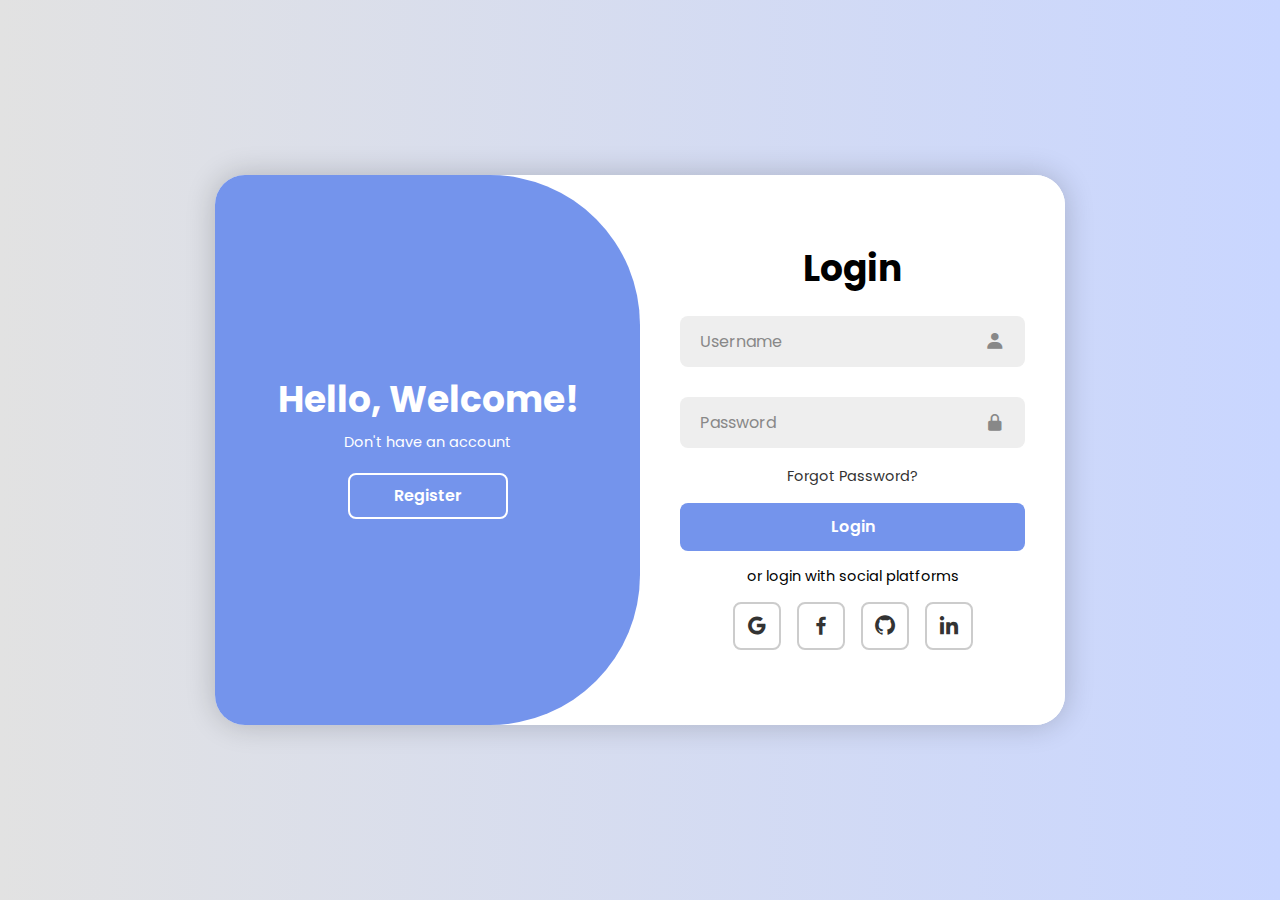
<file: index.html>
<!DOCTYPE html>
<html lang="en">

<head>
    <meta charset="UTF-8">
    <meta name="viewport" content="width=device-width, initial-scale=1.0">
    <title>Document</title>
    <link href='https://unpkg.com/boxicons@2.1.4/css/boxicons.min.css' rel='stylesheet'>
    <link rel="stylesheet" href="style.css">
</head>

<body>
    <div class="container">
        <div class="form-box login">
            <form action="">
                <h1>Login</h1>
                <div class="input-box">
                    <input type="text" placeholder="Username" required>
                    <i class="bx bxs-user"></i>
                </div>
                <div class="input-box">
                    <input type="password" placeholder="Password" required>
                    <i class="bx bxs-lock-alt"></i>
                </div>
                <div class="forgot-link">
                    <a href="#">Forgot Password?</a>
                </div>
                <button type="submit" class="btn">Login</button>
                <p>or login with social platforms</p>
                <div class="social-icons">
                    <a href="#"><i class="bx bxl-google"></i></a>
                    <a href="#"><i class="bx bxl-facebook"></i></a>
                    <a href="#"><i class="bx bxl-github"></i></a>
                    <a href="#"><i class="bx bxl-linkedin"></i></a>
                </div>
            </form>
        </div>

        <div class="form-box register">
            <form action="">
                <h1>Regstration</h1>
                <div class="input-box">
                    <input type="text" placeholder="Username" required>
                    <i class="bx bxs-user"></i>
                </div>
                <div class="input-box">
                    <input type="email" placeholder="Email" required>
                    <i class="bx bxs-envelope"></i>
                </div>
                <div class="input-box">
                    <input type="password" placeholder="Password" required>
                    <i class="bx bxs-lock-alt"></i>
                </div>
                
                <button type="submit" class="btn">Register</button>
                <p>or register with social platforms</p>
                <div class="social-icons">
                    <a href="#"><i class="bx bxl-google"></i></a>
                    <a href="#"><i class="bx bxl-facebook"></i></a>
                    <a href="#"><i class="bx bxl-github"></i></a>
                    <a href="#"><i class="bx bxl-linkedin"></i></a>
                </div>
            </form>
        </div>

        <div class="toggle-box">
            <div class="toggle-panel toggle-left">
                <h1>Hello, Welcome!</h1>
                <p>Don't have an account</p>
                <button class="btn register-btn">Register</button>
            </div>

            <div class="toggle-panel toggle-right">
                <h1>Welcome Back!</h1>
                <p>Already have an account</p>
                <button class="btn login-btn">Login</button>
            </div>
        </div>
    </div>



    <script src="main.js"></script>
</body>

</html>
</file>
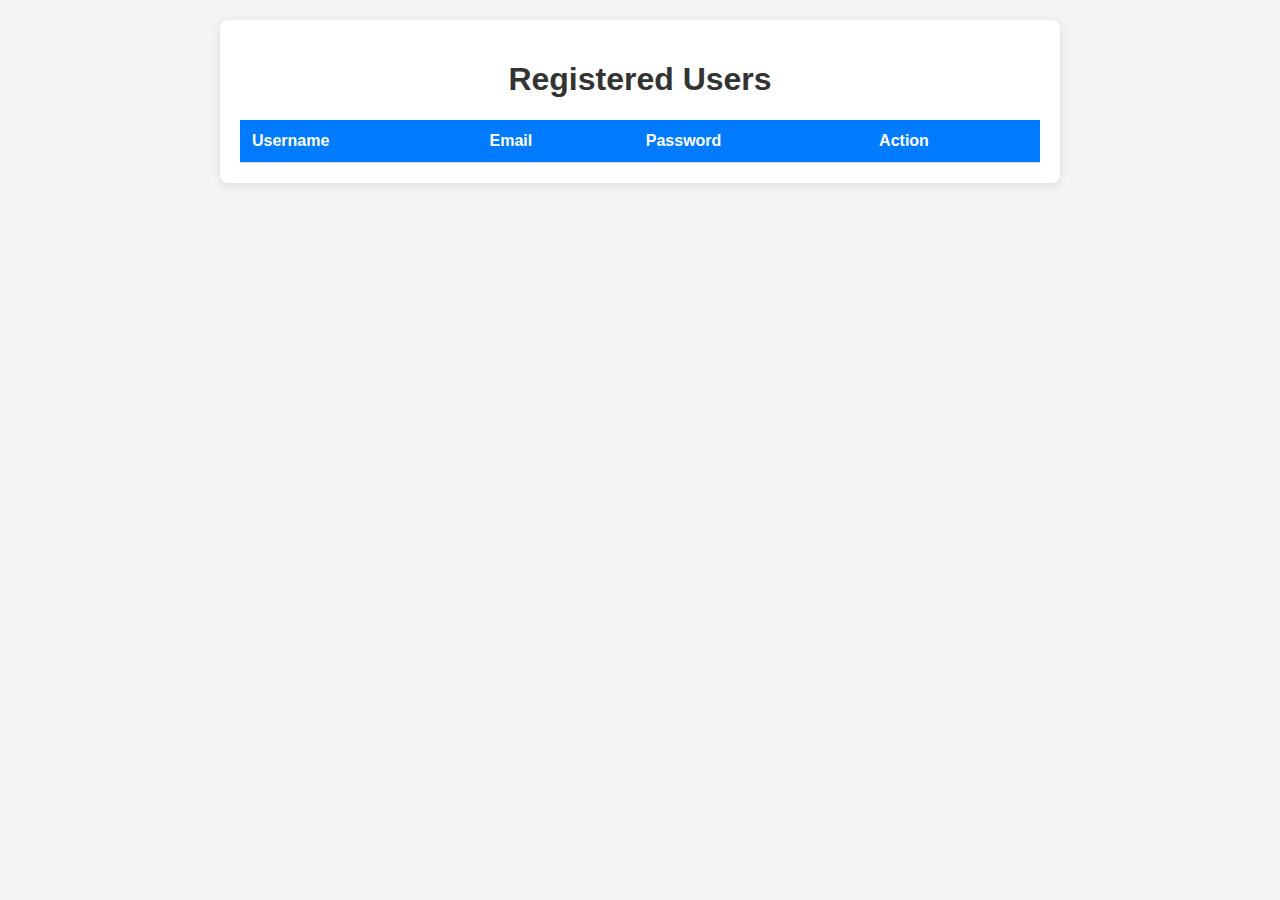
<file: customerList.html>
<!DOCTYPE html>
<html lang="en">

<head>
    <meta charset="UTF-8">
    <meta name="viewport" content="width=device-width, initial-scale=1.0">
    <title>Customer List</title>
    <link rel="stylesheet" href="customerList.css">
</head>

<body>
    <div class="container">
        <h1>Registered Users</h1>
        <table id="userTable">
            <thead>
                <tr>
                    <th>Username</th>
                    <th>Email</th>
                    <th>Password</th>
                    <th>Action</th>
                </tr>
            </thead>
            <tbody>
                <!-- İstifadeçilerin melumatları bura yuklenecek -->
            </tbody>
        </table>
    </div>

    <script>
        function loadUsers() {
            const users = JSON.parse(localStorage.getItem("users")) || [];
            const tableBody = document.getElementById("userTable").getElementsByTagName("tbody")[0];

            // Cədvəldəki əvvəlki setırları silirik
            tableBody.innerHTML = '';

            users.forEach((user, index) => {
                const row = tableBody.insertRow();
                row.insertCell(0).innerText = user.username;
                row.insertCell(1).innerText = user.email;
                row.insertCell(2).innerText = user.password;
                //delete emri
                const deleteCell = row.insertCell(3);
                const deleteButton = document.createElement("button");
                deleteButton.innerText = "Delete";
                deleteButton.onclick = () => deleteUser(index);
                deleteCell.appendChild(deleteButton);
            });
        }

        // İstifadeçini silirik
        function deleteUser(index) {
            const users = JSON.parse(localStorage.getItem("users")) || [];
            users.splice(index, 1); // İstifadəçini sil
            localStorage.setItem("users", JSON.stringify(users)); // Yenidən saxla
            loadUsers(); // Yeniləyir
        }

        // Sehife yuklenende istifadeçileri cedvele elave edirik
        window.onload = loadUsers;
    </script>
</body>

</html>
</file>
<file: style.css>
@import url("https://fonts.googleapis.com/css2?family=Poppins:wght@300;400;500;600;700;800;900&display=swap");


* {
    margin: 0;
    padding: 0;
    box-sizing: border-box;
    font-family: "Poppins", sans-serif;
}

body {
    display: flex;
    justify-content: center;
    align-items: center;
    min-height: 100vh;
    background: linear-gradient(90deg, #e2e2e2, #c9d6ff);
}

.container {
    position: relative;
    width: 100%;
    max-width: 850px;
    height: 550px;
    background: #fff;
    border-radius: 30px;
    box-shadow: 0 0 30px rgba(0, 0, 0, .2);
    margin: 20px;
    overflow: hidden;
}

.form-box {
    position: absolute;
    right: 0;
    width: 50%;
    height: 100%;
    background: #fff;
    display: flex;
    align-items: center;
    text-align: center;
    padding: 40px;
    z-index: 1;
    transition: .6s ease-in-out 1.2s, visibility 0s 1s;
}

.container.active .form-box {
    right: 50%;
}

.form-box.register {
    visibility: hidden;
}

.container.active .form-box.register {
    visibility: visible;
}

form {
    width: 100%;
}

.container h1 {
    font-size: 36px;
    margin: -10px 0;
}

.input-box {
    position: relative;
    margin: 30px 0;
}

.input-box input {
    width: 100%;
    padding: 13px 50px 13px 20px;
    background: #eee;
    border-radius: 8px;
    border: none;
    outline: none;
    font-size: 16px;
    color: #333;
    font-weight: 500;
}

.input-box input::placeholder {
    color: #888;
    font-weight: 400;
}

.input-box i {
    position: absolute;
    right: 20px;
    top: 50%;
    transform: translateY(-50%);
    font-size: 20px;
    color: #888;
}

.forgot-link {
    margin: -15px 0 15px;
}

.forgot-link a {
    font-size: 14.5px;
    color: #333;
    text-decoration: none;
}

.btn {
    width: 100%;
    height: 48px;
    background: #7494ec;
    border-radius: 8px;
    border: none;
    cursor: pointer;
    font-size: 16px;
    color: #fff;
    font-weight: 600;
}

.container p {
    font-size: 14.5px;
    margin: 15px 0;
}

.social-icons {
    display: flex;
    justify-content: center;
}

.social-icons a {
    display: inline-flex;
    padding: 10px;
    border: 2px solid #ccc;
    border-radius: 8px;
    font-size: 24px;
    color: #333;
    text-decoration: none;
    margin: 0 8px;
}

.toggle-box::before {
    content: "";
    position: absolute;
    left: -250%;
    width: 300%;
    height: 100%;
    background: #7494ec;
    border-radius: 150px;
    z-index: 2;
    transition: 1.8s ease-in-out;
}

.container.active .toggle-box::before {
    left: 50%;
}

.toggle-box {
    position: absolute;
    width: 100%;
    height: 100%;
}

.toggle-panel {
    position: absolute;
    width: 50%;
    height: 100%;
    color: #fff;
    display: flex;
    flex-direction: column;
    justify-content: center;
    align-items: center;
    z-index: 2;
    transition: .6s ease-in-out;
}

.toggle-panel.toggle-left {
    left: 0;
    transition-delay: 1.2s;
}

.container.active .toggle-panel.toggle-left {
    left: -50%;
    transition-delay: .6s;
}

.container.active .toggle-panel.toggle-right {
    right: 0;
    transition-delay: 1.2s;
}

.toggle-panel.toggle-right {
    right: -50%;
    transition-delay: .6s;
}

.toggle-panel p {
    margin-bottom: 20px;
}

.toggle-panel .btn {
    width: 160px;
    height: 46px;
    background: transparent;
    border: 2px solid #fff;
    box-shadow: none;
}


@media screen and (max-width: 650px) {
    .container {
        width: 100%;
        height: 100%;
        border-radius: 0;
        box-shadow: none;
    }

    .form-box {
        width: 100%;
        padding: 20px;
    }

    .toggle-box::before {
        width: 100%;
        height: 150%;
        border-radius: 0;
    }

    .toggle-panel {
        width: 100%;
        height: 50px;
        position: relative;
        padding: 10px 0;
        text-align: center;
    }

    .toggle-panel.toggle-left {
        left: 0;
    }

    .container.active .toggle-panel.toggle-left {
        left: -100%;
    }

    .toggle-panel.toggle-right {
        right: 0;
    }

    .container.active .toggle-panel.toggle-right {
        right: -100%;
    }

    h1 {
        font-size: 24px;
    }

    .input-box input {
        padding: 10px 10px;
    }

    .social-icons {
        flex-wrap: wrap;
    }

    .social-icons a {
        margin: 5px;
        font-size: 20px;
    }
}

@media screen and (max-width: 400px) {
    h1 {
        font-size: 20px;
    }

    .input-box input {
        font-size: 14px;
        padding: 8px;
    }

    .social-icons a {
        font-size: 18px;
    }
}
</file>
<file: customerList.css>
body {
    font-family: Arial, sans-serif;
    background-color: #f4f4f4;
    margin: 0;
    padding: 20px;
}

.container {
    max-width: 800px;
    margin: auto;
    background: white;
    padding: 20px;
    border-radius: 8px;
    box-shadow: 0 2px 10px rgba(0, 0, 0, 0.1);
}

h1 {
    text-align: center;
    color: #333;
}

table {
    width: 100%;
    border-collapse: collapse;
    margin-top: 20px;
}

th, td {
    padding: 12px;
    text-align: left;
    border-bottom: 1px solid #ddd;
}

th {
    background-color: #007bff;
    color: white;
}

tr:hover {
    background-color: #f1f1f1;
}

button {
    background-color: #dc3545;
    color: white;
    border: none;
    padding: 6px 12px;
    border-radius: 4px;
    cursor: pointer;
}

button:hover {
    background-color: #c82333;
}
</file>
